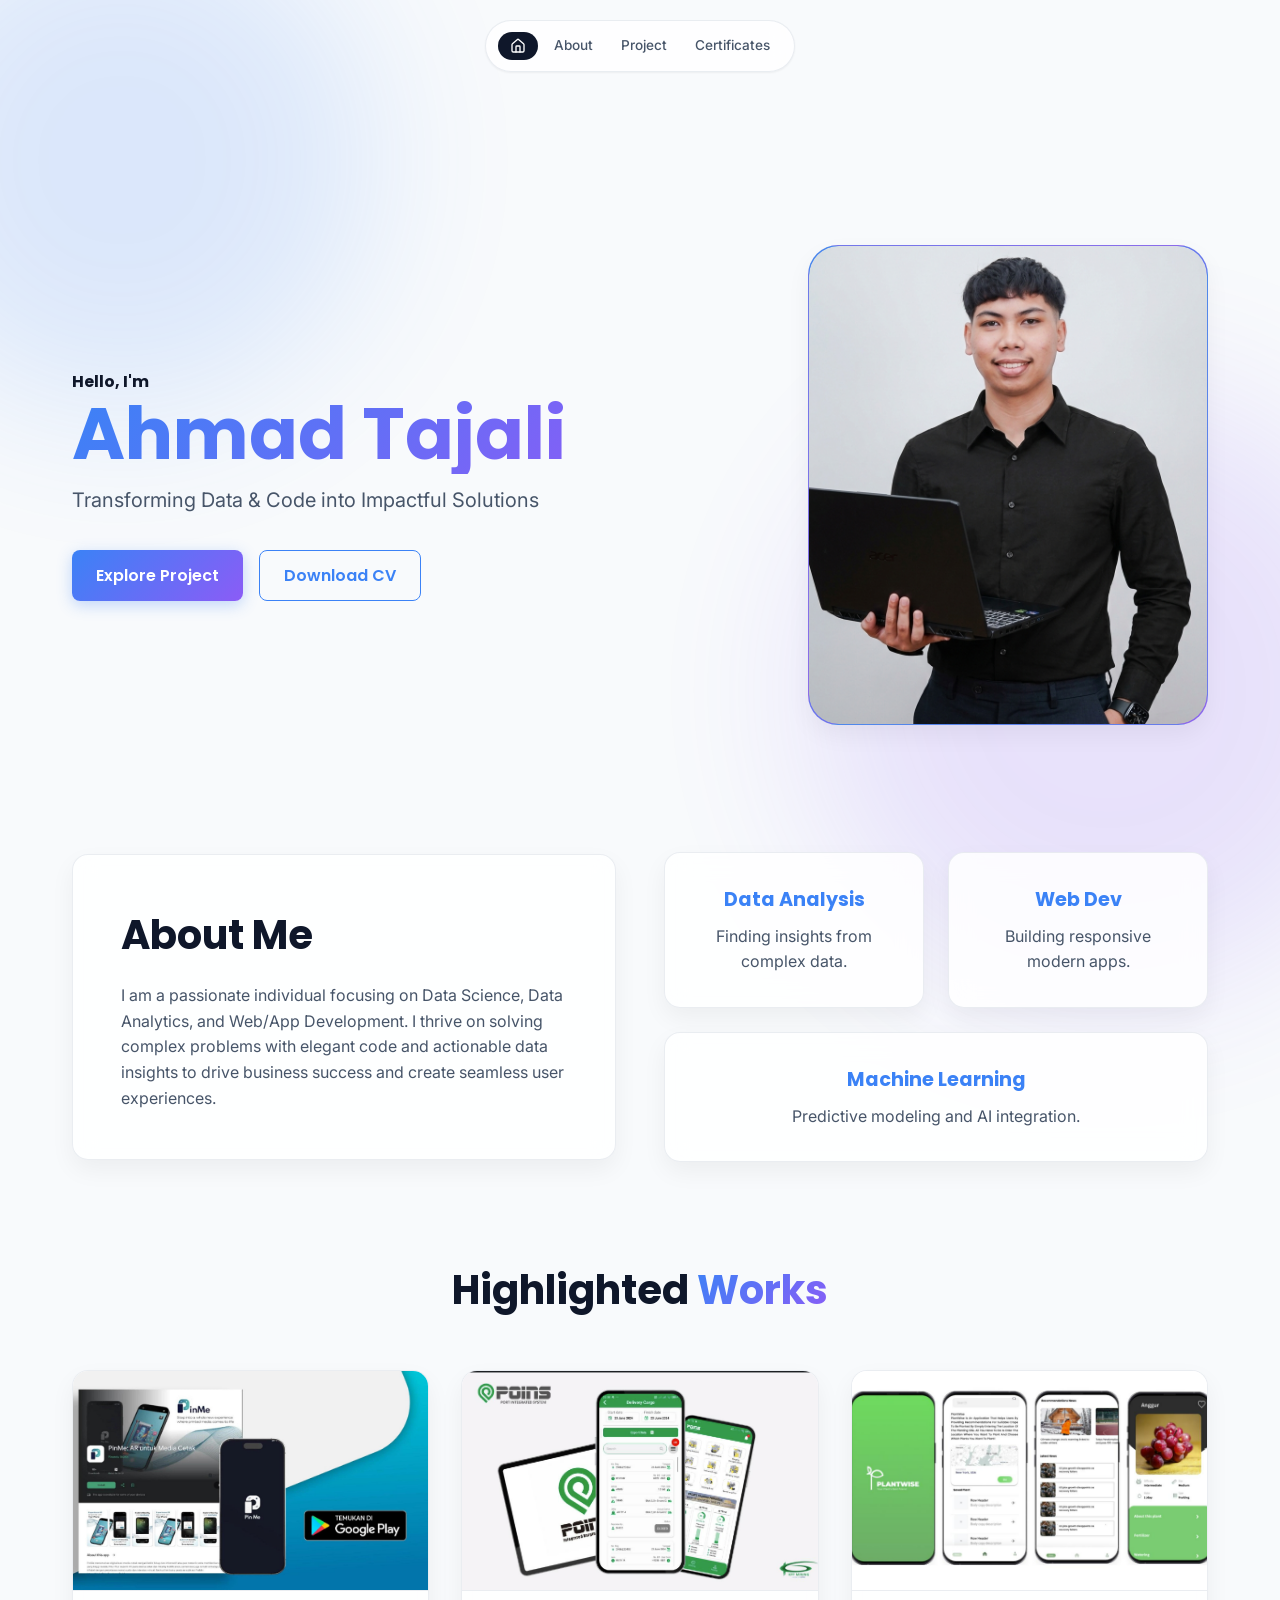
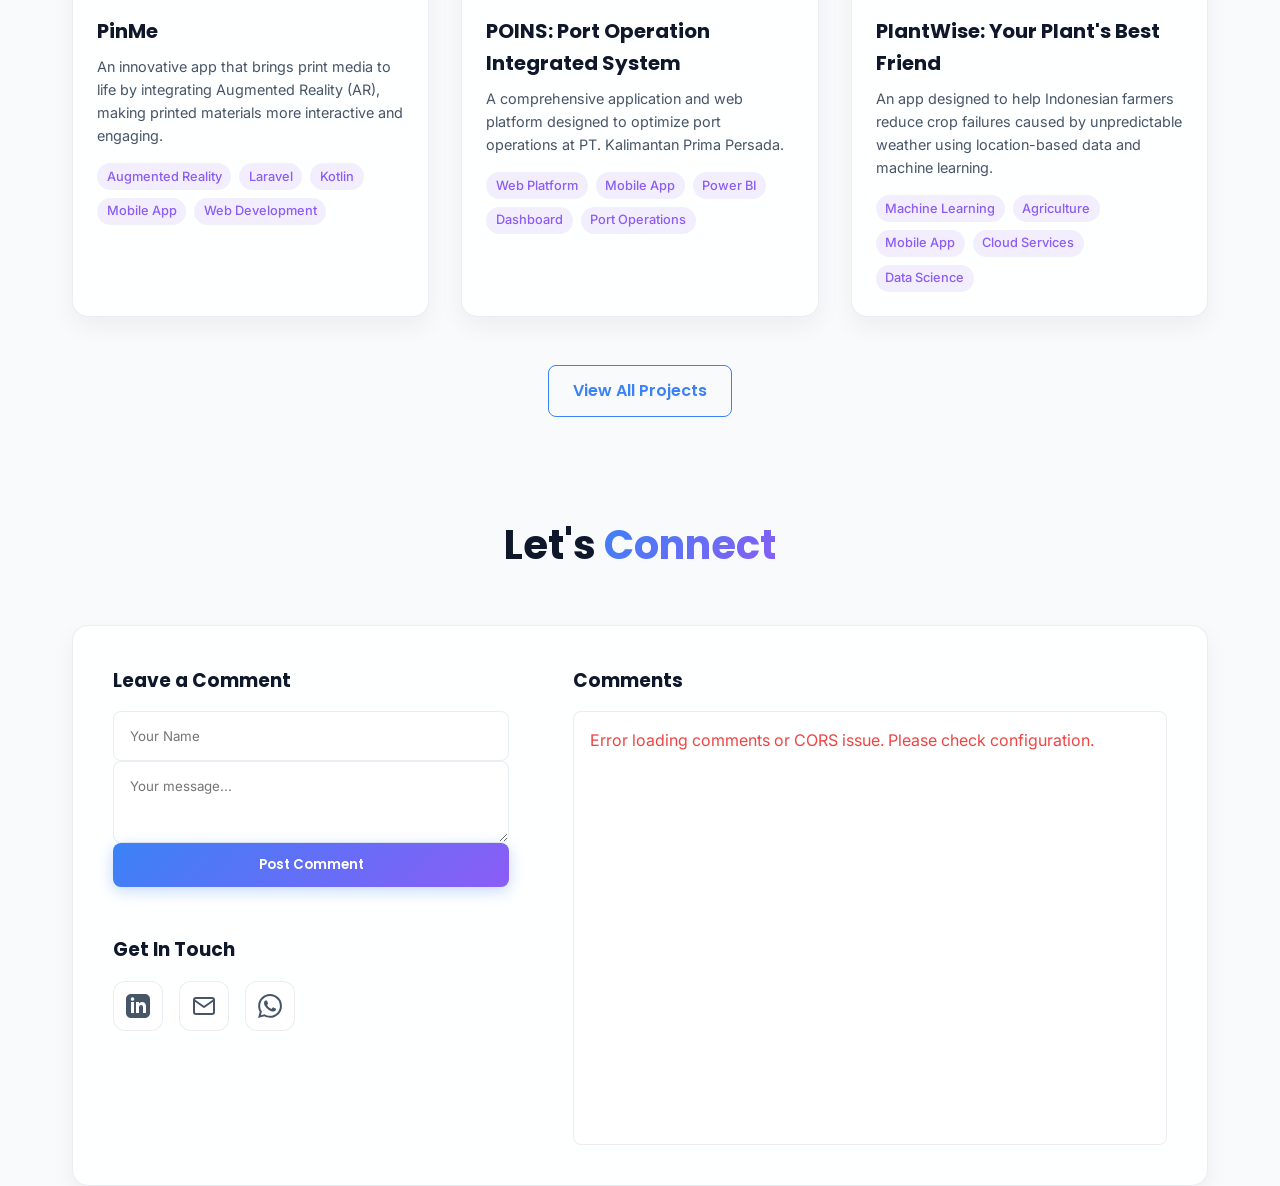
<file: index.html>
<!DOCTYPE html>
<html lang="en">
<head>
    <meta charset="UTF-8">
    <meta name="viewport" content="width=device-width, initial-scale=1.0">
    <title>Ahmad Tajali | Portfolio</title>
    <!-- Styles -->
    <link rel="stylesheet" href="css/style.css">
    <link rel="stylesheet" href="css/home.css">
</head>
<body>
    <!-- Soft Background Ornaments -->
    <div class="bg-ornament bg-ornament-1"></div>
    <div class="bg-ornament bg-ornament-2"></div>

    <div class="floating-nav-container">
        <nav class="floating-nav">
            <a href="index.html" aria-label="Home" class="active">
                <svg xmlns="http://www.w3.org/2000/svg" width="24" height="24" viewBox="0 0 24 24" fill="none" stroke="currentColor" stroke-width="2" stroke-linecap="round" stroke-linejoin="round"><path d="M15 21v-8a1 1 0 0 0-1-1h-4a1 1 0 0 0-1 1v8"></path><path d="M3 10a2 2 0 0 1 .709-1.528l7-5.999a2 2 0 0 1 2.582 0l7 5.999A2 2 0 0 1 21 10v9a2 2 0 0 1-2 2H5a2 2 0 0 1-2-2z"></path></svg>
            </a>
            <a href="profile.html">About</a>
            <a href="projects.html">Project</a>
            <a href="certificate.html">Certificates</a>
        </nav>
    </div>

    <main>
        <!-- Hero Section -->
        <section id="hero" class="hero-section container">
            <div class="hero-content">
                <h4>Hello, I'm</h4>
                <h1 class="hero-title">Ahmad Tajali</h1>
                <p class="hero-subtitle">Transforming Data & Code into Impactful Solutions</p>
                <div class="hero-cta">
                    <a href="projects.html" class="btn btn-primary">Explore Project</a>
                    <a href="content/CV%20-%20Ahmad%20Tajali%202026.pdf" download class="btn btn-outline">Download CV</a>
                </div>
            </div>
            <div class="hero-image-container">
                <div class="hero-image-placeholder glass-panel">
                    <img src="content/Kemeja 2.png" alt="Foto Profil Ahmad Tajali" style="width: 100%; height: 100%; object-fit: cover; border-radius: inherit;">
                </div>
            </div>
        </section>

        <!-- About & What I Offer (Summary Section) -->
        <section id="summary" class="summary-section container" style="margin-top: -3rem;">
            <div class="summary-grid">
                <div class="summary-text glass-panel">
                    <h2>About Me</h2>
                    <p>I am a passionate individual focusing on Data Science, Data Analytics, and Web/App Development. I thrive on solving complex problems with elegant code and actionable data insights to drive business success and create seamless user experiences.</p>
                </div>
                <div class="services-container">
                    <div class="stat-card glass-panel">
                        <h3>Data Analysis</h3>
                        <p>Finding insights from complex data.</p>
                    </div>
                    <div class="stat-card glass-panel">
                        <h3>Web Dev</h3>
                        <p>Building responsive modern apps.</p>
                    </div>
                    <div class="stat-card glass-panel">
                        <h3>Machine Learning</h3>
                        <p>Predictive modeling and AI integration.</p>
                    </div>
                </div>
            </div>
        </section>

        <!-- Highlighted Projects Section -->
        <section id="highlighted-projects" class="projects-section container">
            <h2 class="section-title">Highlighted <span>Works</span></h2>
            <div class="projects-grid" id="projectsContainer">
                <!-- Top 3 Projects will be rendered here by JS -->
            </div>
            <div style="text-align: center; margin-top: 3rem;">
                <a href="projects.html" class="btn btn-outline">View All Projects</a>
            </div>
        </section>

        <!-- Comments & Contact Section -->
        <section id="contact" class="comments-section container">
            <h2 class="section-title">Let's <span>Connect</span></h2>
            <div class="interactive-panel glass-panel" style="padding: 2.5rem;">
                <div class="panel-left">
                    <div class="comments-form-container">
                        <h3 style="margin-bottom: 1rem;">Leave a Comment</h3>
                        <form id="commentForm">
                            <input type="text" id="commentName" placeholder="Your Name" required>
                            <textarea id="commentMsg" placeholder="Your message..." rows="3" required></textarea>
                            <button type="submit" class="btn btn-primary" id="submitCommentBtn">Post Comment</button>
                        </form>
                    </div>
                    
                    <div class="get-in-touch">
                        <h3 style="margin-bottom: 1rem;">Get In Touch</h3>
                        <div class="social-icons">
                            <a href="https://www.linkedin.com/in/ahmadtajali/" target="_blank" title="LinkedIn" class="social-icon">
                                <svg xmlns="http://www.w3.org/2000/svg" width="24" height="24" viewBox="0 0 24 24" fill="currentColor"><path d="M19 0h-14c-2.761 0-5 2.239-5 5v14c0 2.761 2.239 5 5 5h14c2.762 0 5-2.239 5-5v-14c0-2.761-2.238-5-5-5zm-11 19h-3v-11h3v11zm-1.5-12.268c-.966 0-1.75-.79-1.75-1.764s.784-1.764 1.75-1.764 1.75.79 1.75 1.764-.783 1.764-1.75 1.764zm13.5 12.268h-3v-5.604c0-3.368-4-3.113-4 0v5.604h-3v-11h3v1.765c1.396-2.586 7-2.777 7 2.476v6.759z"/></svg>
                            </a>
                            <a href="mailto:tajali.work@gmail.com" title="Email" class="social-icon">
                                <svg xmlns="http://www.w3.org/2000/svg" width="24" height="24" viewBox="0 0 24 24" fill="none" stroke="currentColor" stroke-width="2" stroke-linecap="round" stroke-linejoin="round"><path d="M4 4h16c1.1 0 2 .9 2 2v12c0 1.1-.9 2-2 2H4c-1.1 0-2-.9-2-2V6c0-1.1.9-2 2-2z"></path><polyline points="22,6 12,13 2,6"></polyline></svg>
                            </a>
                            <a href="https://wa.me/6287737469104" target="_blank" title="WhatsApp" class="social-icon">
                                <svg xmlns="http://www.w3.org/2000/svg" width="24" height="24" viewBox="0 0 24 24" fill="currentColor"><path d="M.057 24l1.687-6.163c-1.041-1.804-1.588-3.849-1.587-5.946.003-6.556 5.338-11.891 11.893-11.891 3.181.001 6.167 1.24 8.413 3.488 2.245 2.248 3.481 5.236 3.48 8.414-.003 6.557-5.338 11.892-11.893 11.892-1.99-.001-3.951-.5-5.688-1.448l-6.305 1.654zm6.597-3.807c1.676.995 3.276 1.591 5.392 1.592 5.448 0 9.886-4.434 9.889-9.885.002-5.462-4.415-9.89-9.881-9.892-5.452 0-9.887 4.434-9.889 9.884-.001 2.225.651 3.891 1.746 5.634l-.999 3.648 3.742-.981zm11.387-5.464c-.074-.124-.272-.198-.57-.347-.297-.149-1.758-.868-2.031-.967-.272-.099-.47-.149-.669.149-.198.297-.768.967-.941 1.165-.173.198-.347.223-.644.074-.297-.149-1.255-.462-2.39-1.475-.883-.788-1.48-1.761-1.653-2.059-.173-.297-.018-.458.13-.606.134-.133.297-.347.446-.521.151-.172.2-.296.3-.495.099-.198.05-.372-.025-.521-.075-.148-.669-1.611-.916-2.206-.242-.579-.487-.501-.669-.51l-.57-.01c-.198 0-.52.074-.792.347-.272.297-1.04 1.016-1.04 2.479 0 1.462 1.065 2.876 1.213 3.074.149.198 2.095 3.2 5.076 4.487.709.306 1.263.489 1.694.626.712.226 1.36.194 1.872.118.571-.085 1.758-.719 2.006-1.413.248-.695.248-1.29.173-1.414z"/></svg>
                            </a>
                        </div>
                    </div>
                </div>
                
                <div class="panel-right">
                    <h3 style="margin-bottom: 1rem;">Comments</h3>
                    <div class="comments-list-container">
                        <div class="comments-list" id="commentsList" style="height: 400px;">
                            <!-- Comments will be rendered here -->
                            <div class="loading-text">Loading comments...</div>
                        </div>
                    </div>
                </div>
            </div>
        </section>
    </main>

    <!-- Modal Template -->
    <div class="modal-overlay" id="projectModal">
        <div class="modal-content">
            <button class="modal-close" id="closeModal">&times;</button>
            <div class="modal-body" id="modalBody">
                <!-- Modal content rendered by JS -->
            </div>
        </div>
    </div>

    <!-- Scripts -->
    <script src="js/github-api.js"></script>
    <script src="js/app.js"></script>
    <script src="js/home.js"></script>
    <script src="js/comments.js"></script>
</body>
</html>
</file>
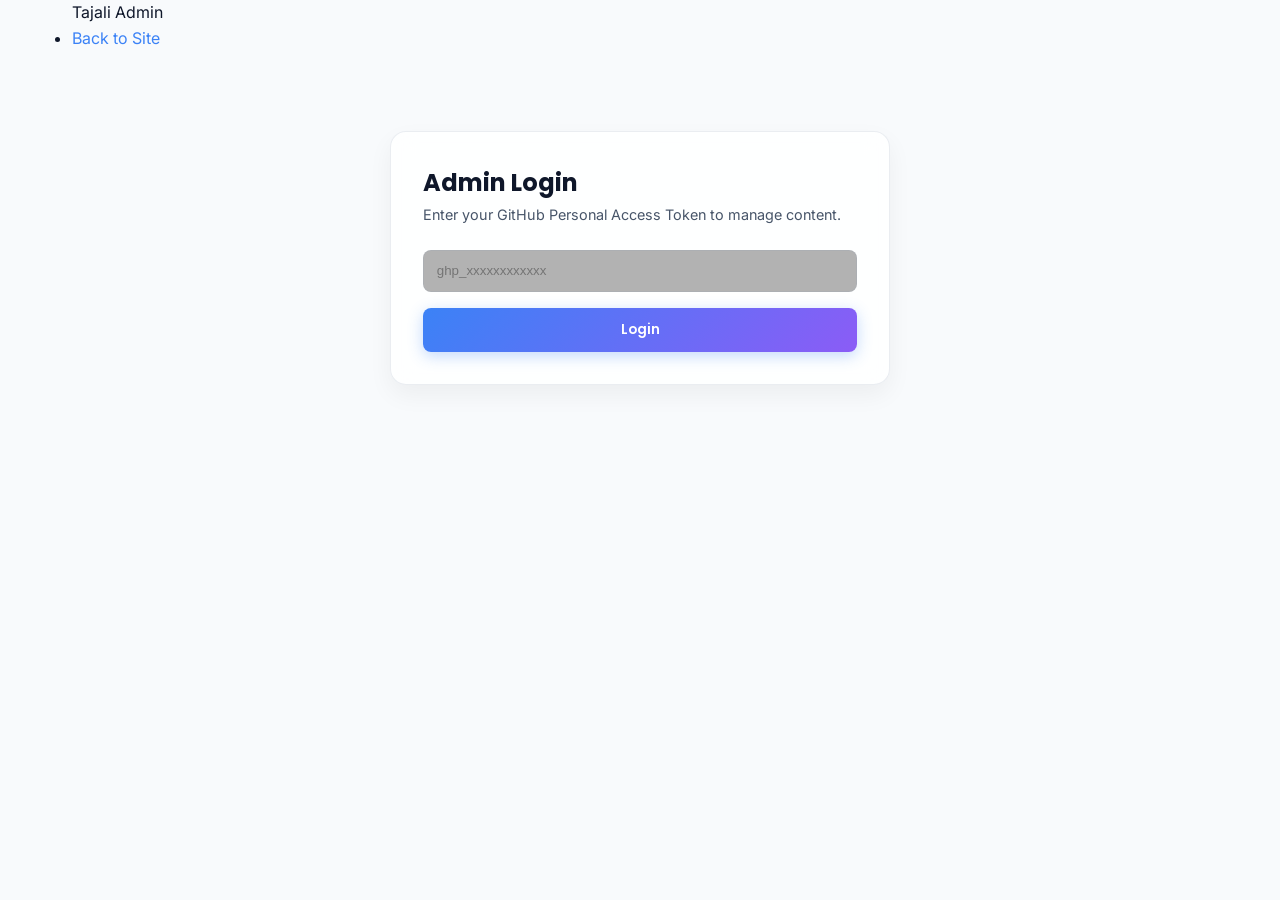
<file: admin.html>
<!DOCTYPE html>
<html lang="en">
<head>
    <meta charset="UTF-8">
    <meta name="viewport" content="width=device-width, initial-scale=1.0">
    <title>Admin Dashboard | Tajali</title>
    <link rel="stylesheet" href="css/style.css">
    <link rel="stylesheet" href="css/admin.css">
</head>
<body>
    <header>
        <nav class="navbar container">
            <div class="logo">Tajali Admin</div>
            <button class="menu-btn" id="logoutBtn" style="display: none; background:var(--accent-purple); padding:5px 10px; border-radius:5px; font-size:1rem;">Logout</button>
            <ul class="nav-links">
                <li><a href="index.html">Back to Site</a></li>
            </ul>
        </nav>
    </header>

    <main class="page-top-padding container">
        
        <!-- Login Section -->
        <section id="loginSection" class="glass-panel" style="max-width: 500px; margin: 5rem auto; padding: 2rem;">
            <h2>Admin Login</h2>
            <p style="margin-bottom: 1.5rem; color:var(--text-secondary); font-size:0.9rem;">Enter your GitHub Personal Access Token to manage content.</p>
            <div class="form-group">
                <input type="password" id="ghTokenInput" class="form-control" placeholder="ghp_xxxxxxxxxxxx">
            </div>
            <button id="loginSubmitBtn" class="btn btn-primary" style="width: 100%;">Login</button>
            <div id="loginError" style="color: #ef4444; margin-top: 1rem; display: none;">Invalid token or network error.</div>
        </section>

        <!-- Admin Dashboard (Hidden by default) -->
        <section id="dashboardSection" style="display: none;">
            <div class="admin-header">
                <h1 class="section-title" style="text-align:left; margin-bottom: 1rem;">Content Manager</h1>
                <button id="addNewBtn" class="btn btn-primary">+ Add New</button>
            </div>

            <div class="tabs">
                <button class="tab-btn active" data-target="projects">Projects</button>
                <button class="tab-btn" data-target="experience">Experience</button>
                <button class="tab-btn" data-target="education">Education</button>
                <button class="tab-btn" data-target="achievements">Prestasi</button>
                <button class="tab-btn" data-target="certificates">Certificates</button>
            </div>

            <div class="tab-content" id="tableContainer">
                <!-- Table rendered by JS -->
                <div class="loading-spinner">Loading data from GitHub...</div>
            </div>
        </section>
    </main>

    <!-- CRUD Form Modal -->
    <div class="modal-overlay" id="crudModal">
        <div class="modal-content crud-modal-content">
            <button class="modal-close" id="closeCrudModal">&times;</button>
            <h2 id="modalFormTitle" style="margin-bottom: 1rem;">Add/Edit</h2>
            <form id="crudForm">
                <div id="dynamicFormFields">
                    <!-- Fields injected by JS based on active tab -->
                </div>
                <div style="display: flex; justify-content: flex-end; gap: 1rem; margin-top: 2rem;">
                    <button type="button" class="btn btn-outline" id="cancelCrudBtn">Cancel</button>
                    <button type="submit" class="btn btn-primary" id="saveCrudBtn">Save Changes</button>
                </div>
            </form>
        </div>
    </div>

    <!-- Scripts -->
    <script src="js/github-api.js"></script>
    <script src="js/admin.js"></script>
</body>
</html>
</file>
<file: css/style.css>
@import url('https://fonts.googleapis.com/css2?family=Inter:wght@300;400;500;600&family=Poppins:wght@500;600;700&display=swap');

:root {
    /* Colors - Light Theme */
    --bg-main: #f8fafc;
    --bg-card: rgba(255, 255, 255, 0.85);
    --bg-card-hover: rgba(255, 255, 255, 1);
    --accent-blue: #3b82f6;
    --accent-blue-hover: #2563eb;
    --accent-purple: #8b5cf6;
    --text-primary: #0f172a;
    --text-secondary: #475569;
    --border-color: rgba(148, 163, 184, 0.2);
    
    /* Gradients */
    --gradient-primary: linear-gradient(135deg, var(--accent-blue), var(--accent-purple));
    
    /* Typography */
    --font-heading: 'Poppins', sans-serif;
    --font-body: 'Inter', sans-serif;
    
    /* Spacing */
    --space-sm: 0.5rem;
    --space-md: 1rem;
    --space-lg: 2rem;
    --space-xl: 4rem;
    
    /* Transitions */
    --transition-fast: 0.2s ease-in-out;
    --transition-normal: 0.3s ease-in-out;
    
    /* Shadow */
    --shadow-soft: 0 10px 25px rgba(0,0,0,0.05);
}

* {
    margin: 0;
    padding: 0;
    box-sizing: border-box;
}

body {
    font-family: var(--font-body);
    background-color: var(--bg-main);
    color: var(--text-primary);
    line-height: 1.6;
    overflow-x: hidden;
    position: relative;
    min-height: 100vh;
}

/* Background Soft Ornaments */
.bg-ornament {
    position: fixed;
    border-radius: 50%;
    filter: blur(80px);
    z-index: -1;
    opacity: 0.5;
}

.bg-ornament-1 {
    top: -10%;
    left: -10%;
    width: 500px;
    height: 500px;
    background: var(--accent-blue);
    opacity: 0.15;
}

.bg-ornament-2 {
    bottom: -10%;
    right: -10%;
    width: 600px;
    height: 600px;
    background: var(--accent-purple);
    opacity: 0.15;
}

h1, h2, h3, h4, h5, h6 {
    font-family: var(--font-heading);
    color: var(--text-primary);
}

p {
    color: var(--text-secondary);
}

a {
    color: var(--accent-blue);
    text-decoration: none;
    transition: color var(--transition-fast);
}

a:hover {
    color: var(--accent-blue-hover);
}

/* Glassmorphism/Card Classes */
.glass-panel {
    background: var(--bg-card);
    backdrop-filter: blur(12px);
    -webkit-backdrop-filter: blur(12px);
    border: 1px solid var(--border-color);
    border-radius: 16px;
    box-shadow: var(--shadow-soft);
    transition: all var(--transition-normal);
}

.glass-panel:hover {
    background: var(--bg-card-hover);
    transform: translateY(-2px);
}

/* Base Layout */
.container {
    max-width: 1200px;
    margin: 0 auto;
    padding: 0 var(--space-lg);
}

/* Floating Navbar */
.floating-nav-container {
    position: fixed;
    top: 20px;
    left: 50%;
    transform: translateX(-50%);
    z-index: 1000;
    pointer-events: none;
}

.floating-nav {
    display: flex;
    align-items: center;
    gap: 0.25rem;
    background: rgba(255, 255, 255, 0.8);
    backdrop-filter: blur(12px);
    -webkit-backdrop-filter: blur(12px);
    border: 1px solid var(--border-color);
    border-radius: 9999px;
    padding: 0.5rem 0.75rem;
    box-shadow: 0 1px 2px rgba(0,0,0,0.05);
    pointer-events: auto;
}

.floating-nav a {
    display: flex;
    align-items: center;
    gap: 0.375rem;
    padding: 0.375rem 0.75rem;
    border-radius: 9999px;
    font-size: 0.85rem;
    font-weight: 500;
    transition: all var(--transition-fast);
    color: var(--text-secondary);
}

.floating-nav a:hover {
    color: var(--text-primary);
}

.floating-nav a.active {
    background: var(--text-primary);
    color: #ffffff;
}

.floating-nav a.active:hover {
    color: #ffffff;
}

.floating-nav svg {
    width: 16px;
    height: 16px;
}

/* Buttons */
.btn {
    display: inline-flex;
    align-items: center;
    justify-content: center;
    padding: 0.75rem 1.5rem;
    border-radius: 8px;
    font-family: var(--font-heading);
    font-weight: 600;
    cursor: pointer;
    transition: all var(--transition-normal);
    border: none;
    outline: none;
    gap: 0.5rem;
}

.btn-primary {
    background: var(--gradient-primary);
    color: white;
    box-shadow: 0 4px 15px rgba(59, 130, 246, 0.3);
}

.btn-primary:hover {
    box-shadow: 0 6px 20px rgba(59, 130, 246, 0.4);
    transform: translateY(-2px);
    color: white;
}

.btn-outline {
    background: transparent;
    border: 1.5px solid var(--accent-blue);
    color: var(--accent-blue);
}

.btn-outline:hover {
    background: rgba(59, 130, 246, 0.05);
    color: var(--accent-blue-hover);
}

/* Modal Popup */
.modal-overlay {
    position: fixed;
    top: 0;
    left: 0;
    width: 100%;
    height: 100%;
    background: rgba(15, 23, 42, 0.4);
    backdrop-filter: blur(5px);
    z-index: 2000;
    display: flex;
    justify-content: center;
    align-items: center;
    opacity: 0;
    visibility: hidden;
    transition: all var(--transition-normal);
}

.modal-overlay.active {
    opacity: 1;
    visibility: visible;
}

.modal-content {
    background: var(--bg-main);
    border: 1px solid var(--border-color);
    border-radius: 16px;
    width: 90%;
    max-width: 900px;
    max-height: 90vh;
    overflow-y: auto;
    position: relative;
    transform: translateY(20px);
    transition: transform var(--transition-normal);
    box-shadow: 0 25px 50px -12px rgba(0, 0, 0, 0.25);
}

.modal-overlay.active .modal-content {
    transform: translateY(0);
}

.modal-close {
    position: absolute;
    top: 1rem;
    right: 1.5rem;
    background: transparent;
    border: none;
    color: var(--text-primary);
    font-size: 2rem;
    cursor: pointer;
    z-index: 10;
    transition: transform 0.2s;
}

.modal-close:hover {
    transform: scale(1.1);
    color: var(--accent-blue);
}

/* Utility constraints */
section {
    padding: 6rem 0;
}

.section-title {
    font-size: 2.5rem;
    margin-bottom: 3rem;
    text-align: center;
    color: var(--text-primary);
}

.section-title span {
    background: var(--gradient-primary);
    -webkit-background-clip: text;
    -webkit-text-fill-color: transparent;
}

/* Removed old Responsive Navbar */
@media (max-width: 768px) {
    section {
        padding: 4rem 0;
    }

    .section-title {
        font-size: 2rem;
        margin-bottom: 2rem;
    }
    
    .container {
        padding: 0 var(--space-md);
    }
}
</file>
<file: css/home.css>
/* Hero Section */
.hero-section {
    min-height: 100vh;
    display: flex;
    align-items: center;
    position: relative;
    padding-top: 70px;
}

.projects-section {
    padding-top: 2rem;
    margin-top: 4rem;
}

.comments-section {
    padding-top: 2rem;
    margin-top: 4rem;
}

.hero-section > .container {
    display: flex;
    align-items: center;
    justify-content: space-between;
    width: 100%;
}

.hero-content {
    flex: 1;
    max-width: 600px;
    padding: 2rem 0;
    animation: slideUp 1s ease forwards;
}

.hero-title {
    font-size: 4.5rem;
    background: var(--gradient-primary);
    -webkit-background-clip: text;
    -webkit-text-fill-color: transparent;
    margin-bottom: 0.5rem;
    line-height: 1.1;
    font-weight: 700;
}

.hero-subtitle {
    font-size: 1.25rem;
    color: var(--text-secondary);
    margin-bottom: 2rem;
    line-height: 1.8;
}

.hero-cta {
    display: flex;
    gap: 1rem;
}

.hero-image-container {
    flex: 1;
    display: flex;
    justify-content: flex-end;
    align-items: center;
    animation: fadeIn 1.2s ease forwards;
}

.hero-image-placeholder {
    width: 400px;
    height: 480px;
    display: flex;
    align-items: center;
    justify-content: center;
    border-radius: 30px;
    background: var(--gradient-primary);
    position: relative;
    overflow: hidden;
}

.dummy-avatar {
    font-size: 10rem;
    font-family: var(--font-heading);
    font-weight: 700;
    color: rgba(255,255,255,0.7);
}

@keyframes slideUp {
    from { opacity: 0; transform: translateY(30px); }
    to { opacity: 1; transform: translateY(0); }
}
@keyframes fadeIn {
    from { opacity: 0; }
    to { opacity: 1; }
}

/* Summary Section */
.summary-grid {
    display: grid;
    grid-template-columns: 1fr 1fr;
    gap: 3rem;
    align-items: center;
}

.summary-text {
    padding: 3rem;
}

.summary-text h2 {
    font-size: 2.5rem;
    margin-bottom: 1rem;
    color: var(--text-primary);
}

.services-container {
    display: grid;
    grid-template-columns: repeat(2, 1fr);
    gap: 1.5rem;
}

.stat-card:last-child:not(:nth-child(even)) {
    grid-column: span 2;
}

.stat-card {
    padding: 2rem;
    text-align: center;
}

.stat-card h3 {
    font-size: 1.2rem;
    color: var(--accent-blue);
    margin-bottom: 0.5rem;
}

/* Projects Grid */
.projects-grid {
    display: grid;
    grid-template-columns: repeat(auto-fill, minmax(300px, 1fr));
    gap: 2rem;
}

.project-card {
    cursor: pointer;
    overflow: hidden;
    display: flex;
    flex-direction: column;
}

.project-img {
    width: 100%;
    height: 220px;
    object-fit: cover;
    border-bottom: 1px solid var(--border-color);
}

.project-info {
    padding: 1.5rem;
    flex-grow: 1;
}

.project-info h3 {
    margin-bottom: 0.5rem;
    font-size: 1.25rem;
}

.project-tags {
    display: flex;
    gap: 0.5rem;
    flex-wrap: wrap;
    margin-top: 1rem;
}

.tag {
    font-size: 0.8rem;
    background: rgba(139, 92, 246, 0.1);
    color: var(--accent-purple);
    padding: 0.2rem 0.6rem;
    border-radius: 20px;
    font-weight: 500;
}

/* Contact / Comments Grid */
.interactive-panel {
    display: grid;
    grid-template-columns: 1fr 1.5fr;
    gap: 4rem;
}

.panel-left {
    display: flex;
    flex-direction: column;
    gap: 3rem;
}

.get-in-touch .social-icons {
    display: flex;
    gap: 1rem;
}

.social-icon {
    width: 50px;
    height: 50px;
    display: flex;
    align-items: center;
    justify-content: center;
    background: #fff;
    border: 1px solid var(--border-color);
    border-radius: 12px;
    color: var(--text-secondary);
    transition: all var(--transition-fast);
}

.social-icon:hover {
    background: var(--accent-blue);
    color: white;
    transform: translateY(-5px);
    box-shadow: 0 10px 20px rgba(59, 130, 246, 0.2);
}

.panel-right {
    display: flex;
    flex-direction: column;
    height: 100%;
}

#commentForm {
    display: flex;
    flex-direction: column;
}

#commentForm input, #commentForm textarea {
    width: 100%;
    background: rgba(255,255,255,0.5);
    border: 1px solid var(--border-color);
    border-radius: 8px;
    padding: 1rem;
    color: var(--text-primary);
    font-family: inherit;
    transition: border-color var(--transition-fast);
}

#commentForm input:focus, #commentForm textarea:focus {
    outline: none;
    border-color: var(--accent-blue);
    background: #fff;
}

.comments-list-container {
    background: rgba(255,255,255,0.4);
    border-radius: 8px;
    padding: 1rem;
    border: 1px solid var(--border-color);
}

.comments-list {
    height: 300px;
    overflow-y: auto;
    padding-right: 0.5rem;
    display: flex;
    flex-direction: column;
    gap: 1rem;
}

/* Custom Scrollbar */
.comments-list::-webkit-scrollbar { width: 6px; }
.comments-list::-webkit-scrollbar-track { background: transparent; }
.comments-list::-webkit-scrollbar-thumb { background: var(--border-color); border-radius: 10px; }

.comment-item {
    background: #fff;
    padding: 1rem;
    border-radius: 8px;
    border-left: 4px solid var(--accent-blue);
    box-shadow: var(--shadow-soft);
    animation: fadeIn 0.5s ease;
}

.comment-header {
    display: flex;
    justify-content: space-between;
    align-items: center;
    margin-bottom: 0.5rem;
}

.comment-name {
    font-weight: 600;
    color: var(--text-primary);
}

.comment-time {
    font-size: 0.8rem;
    color: var(--text-secondary);
}

@media (max-width: 900px) {
    .hero-section {
        min-height: auto;
        padding-top: 120px;
        padding-bottom: 3rem;
    }
    .hero-section > .container {
        flex-direction: column;
        text-align: center;
    }
    .hero-cta {
        justify-content: center;
    }
    .hero-image-container {
        display: none;
    }
    .summary-grid {
        grid-template-columns: 1fr;
        gap: 2rem;
    }
    .services-container {
        grid-template-columns: 1fr;
    }
    .stat-card:last-child:not(:nth-child(even)) {
        grid-column: span 1;
    }
    .interactive-panel {
        display: flex;
        flex-direction: column;
        gap: 2.5rem;
    }
    .panel-left {
        display: contents;
    }
    .comments-form-container {
        order: 1;
    }
    .panel-right {
        order: 2;
    }
    .get-in-touch {
        order: 3;
    }
    .hero-title { font-size: 3rem; }
}
</file>
<file: css/admin.css>
.admin-header {
    display: flex;
    justify-content: space-between;
    align-items: center;
    margin-bottom: 2rem;
}

.tabs {
    display: flex;
    gap: 1rem;
    border-bottom: 1px solid var(--border-color);
    margin-bottom: 2rem;
}

.tab-btn {
    background: transparent;
    border: none;
    color: var(--text-secondary);
    padding: 1rem 2rem;
    font-size: 1.1rem;
    cursor: pointer;
    position: relative;
    font-family: var(--font-heading);
}

.tab-btn.active {
    color: var(--accent-blue);
}

.tab-btn.active::after {
    content: '';
    position: absolute;
    bottom: -1px;
    left: 0;
    width: 100%;
    height: 2px;
    background: var(--accent-blue);
}

/* Data Table */
.data-table {
    width: 100%;
    border-collapse: collapse;
    background: var(--bg-card);
    border-radius: 8px;
    overflow: hidden;
}

.data-table th, .data-table td {
    padding: 1rem;
    text-align: left;
    border-bottom: 1px solid var(--border-color);
}

.data-table th {
    background: rgba(0,0,0,0.3);
    color: var(--accent-purple);
    font-weight: 600;
}

.data-table tr:hover {
    background: rgba(255,255,255,0.02);
}

.action-btns {
    display: flex;
    gap: 0.5rem;
}

.btn-sm {
    padding: 0.3rem 0.8rem;
    font-size: 0.8rem;
    border-radius: 4px;
    border: none;
    cursor: pointer;
}

.btn-edit {
    background: var(--accent-blue);
    color: var(--bg-dark);
}

.btn-delete {
    background: #ef4444;
    color: white;
}

/* Form Styles */
.form-group {
    margin-bottom: 1rem;
}

.form-group label {
    display: block;
    margin-bottom: 0.5rem;
    color: var(--text-secondary);
    font-size: 0.9rem;
}

.form-control {
    width: 100%;
    padding: 0.8rem;
    border-radius: 8px;
    background: rgba(0,0,0,0.3);
    border: 1px solid var(--border-color);
    color: var(--text-primary);
}

.form-control:focus {
    outline: none;
    border-color: var(--accent-blue);
}

textarea.form-control {
    resize: vertical;
    min-height: 100px;
}

.crud-modal-content {
    background: var(--bg-dark);
    padding: 2rem;
}

.loading-spinner {
    text-align: center;
    padding: 3rem;
    color: var(--accent-blue);
}
</file>
